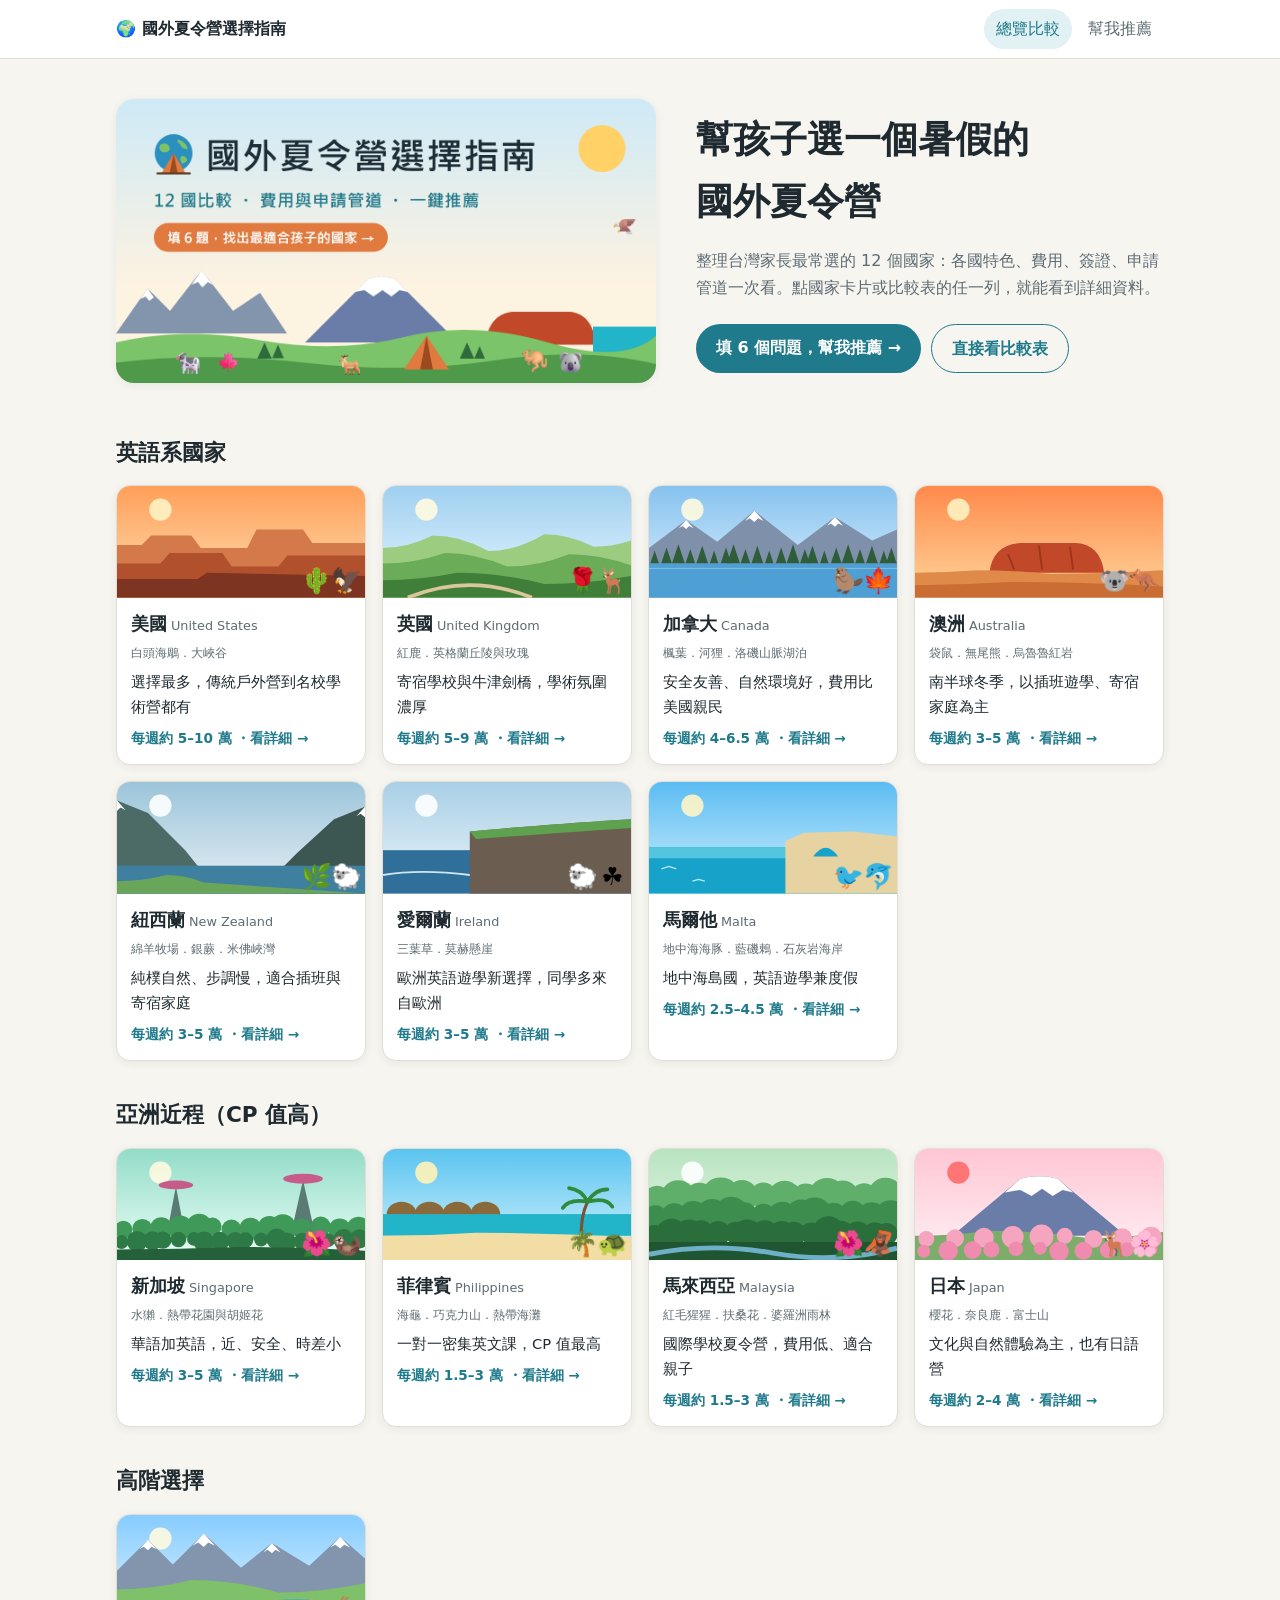
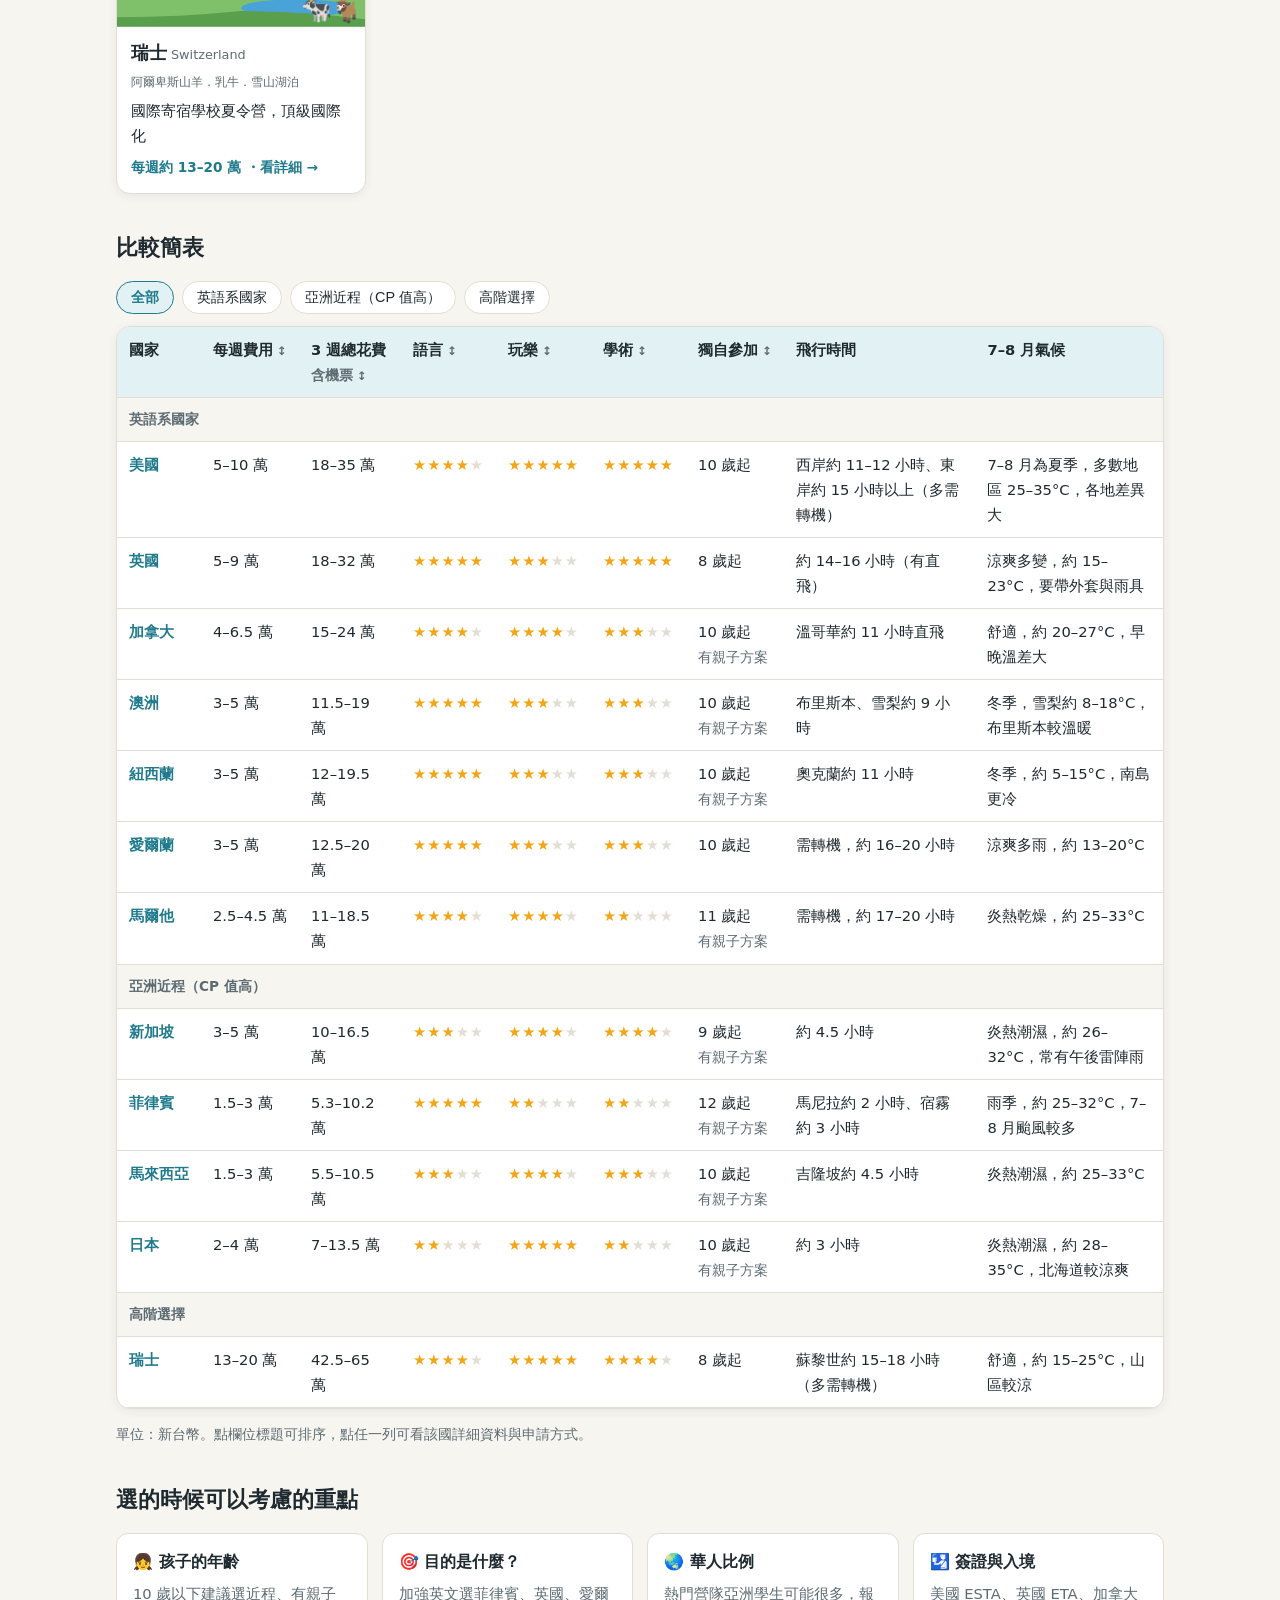
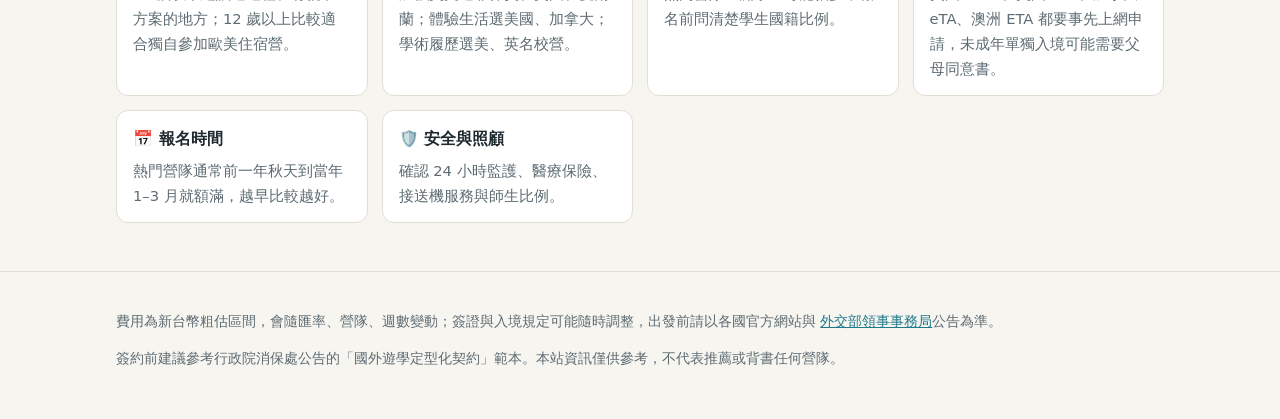
<file: index.html>
<!doctype html>
<html lang="zh-Hant-TW">
<head>
  <meta charset="utf-8">
  <meta name="viewport" content="width=device-width, initial-scale=1">
  <title>國外夏令營選擇指南</title>
  <meta name="description" content="比較美國、英國、加拿大、澳洲、紐西蘭、愛爾蘭、馬爾他、新加坡、菲律賓、馬來西亞、日本、瑞士的兒童夏令營。">
  <meta property="og:type" content="website">
  <meta property="og:title" content="國外夏令營選擇指南">
  <meta property="og:description" content="比較美、英、加、澳、紐、日、新加坡等 12 國兒童夏令營的費用、簽證與申請管道，填 6 題就能找出最適合孩子的國家。">
  <meta property="og:url" content="https://cabbage765.github.io/summer-camp-guide/">
  <meta property="og:image" content="https://cabbage765.github.io/summer-camp-guide/og-image.png">
  <meta property="og:image:width" content="1200">
  <meta property="og:image:height" content="630">
  <meta property="og:image:alt" content="國外夏令營選擇指南：12 國比較、費用與申請管道、一鍵推薦">
  <meta property="og:locale" content="zh_TW">
  <meta name="twitter:card" content="summary_large_image">
  <link rel="icon" type="image/svg+xml" href="favicon.svg">
  <link rel="stylesheet" href="css/style.css?v=4">
</head>
<body>
  <header id="site-header"></header>

  <main class="wrap">
    <div class="hero">
      <a class="banner" href="recommend.html">
        <img src="og-image.png" width="1200" height="630" alt="國外夏令營選擇指南：12 國比較、費用與申請管道、一鍵推薦。填 6 題，找出最適合孩子的國家">
      </a>
      <h1>幫孩子選一個暑假的<span class="nowrap">國外夏令營</span></h1>
      <p>整理台灣家長最常選的 12 個國家：各國特色、費用、簽證、申請管道一次看。點國家卡片或比較表的任一列，就能看到詳細資料。</p>
      <div class="actions">
        <a class="btn" href="recommend.html">填 6 個問題，幫我推薦 →</a>
        <a class="btn ghost" href="#compare">直接看比較表</a>
      </div>
    </div>

    <div id="groups"></div>

    <section id="compare">
      <h2>比較簡表</h2>
      <div class="filters" id="filters"></div>
      <div class="table-scroll">
        <table>
          <thead>
            <tr>
              <th>國家</th>
              <th><button data-sort="weekly">每週費用</button></th>
              <th><button data-sort="total">3 週總花費<br><span class="note">含機票</span></button></th>
              <th><button data-sort="language">語言</button></th>
              <th><button data-sort="fun">玩樂</button></th>
              <th><button data-sort="academic">學術</button></th>
              <th><button data-sort="soloAge">獨自參加</button></th>
              <th>飛行時間</th>
              <th>7–8 月氣候</th>
            </tr>
          </thead>
          <tbody id="table-body"></tbody>
        </table>
      </div>
      <p class="note">單位：新台幣。點欄位標題可排序，點任一列可看該國詳細資料與申請方式。</p>
    </section>

    <section>
      <h2>選的時候可以考慮的重點</h2>
      <div class="tips-grid">
        <div class="tip"><h4>👧 孩子的年齡</h4><p>10 歲以下建議選近程、有親子方案的地方；12 歲以上比較適合獨自參加歐美住宿營。</p></div>
        <div class="tip"><h4>🎯 目的是什麼？</h4><p>加強英文選菲律賓、英國、愛爾蘭；體驗生活選美國、加拿大；學術履歷選美、英名校營。</p></div>
        <div class="tip"><h4>🌏 華人比例</h4><p>熱門營隊亞洲學生可能很多，報名前問清楚學生國籍比例。</p></div>
        <div class="tip"><h4>🛂 簽證與入境</h4><p>美國 ESTA、英國 ETA、加拿大 eTA、澳洲 ETA 都要事先上網申請，未成年單獨入境可能需要父母同意書。</p></div>
        <div class="tip"><h4>📅 報名時間</h4><p>熱門營隊通常前一年秋天到當年 1–3 月就額滿，越早比較越好。</p></div>
        <div class="tip"><h4>🛡️ 安全與照顧</h4><p>確認 24 小時監護、醫療保險、接送機服務與師生比例。</p></div>
      </div>
    </section>
  </main>

  <footer id="site-footer"></footer>

  <script src="js/data.js?v=2"></script>
  <script src="js/common.js?v=2"></script>
  <script>
    renderChrome("index.html");

    // 國家卡片，依區域分組
    document.getElementById("groups").innerHTML = Object.entries(GROUPS).map(([key, label]) => `
      <section>
        <h2>${label}</h2>
        <div class="grid">
          ${COUNTRIES.filter(c => c.group === key).map(c => `
            <a class="card" href="country.html?id=${c.id}">
              ${sceneSVG(c)}
              <div class="body">
                <h3>${c.name}<span class="en">${c.en}</span></h3>
                <div class="caption">${c.nature.caption}</div>
                <p>${c.tagline}</p>
                <div class="more">每週約 ${money(c.weekly)} ・看詳細 →</div>
              </div>
            </a>`).join("")}
        </div>
      </section>`).join("");

    // 比較表：篩選與排序
    let filter = "all", sortKey = null, sortDir = 1;
    const sorters = {
      weekly: c => c.weekly[0],
      total: c => totalRange(c, 3)[0],
      language: c => -c.scores.language,
      fun: c => -c.scores.fun,
      academic: c => -c.scores.academic,
      soloAge: c => c.soloAge
    };

    document.getElementById("filters").innerHTML =
      [["all", "全部"], ...Object.entries(GROUPS)].map(([k, l]) =>
        `<button class="chip ${k === filter ? "on" : ""}" data-filter="${k}">${l}</button>`).join("");

    function row(c) {
      return `<tr data-id="${c.id}">
        <td class="name"><a href="country.html?id=${c.id}">${c.name}</a></td>
        <td>${money(c.weekly)}</td>
        <td>${money(totalRange(c, 3))}</td>
        <td class="stars">${stars(c.scores.language)}</td>
        <td class="stars">${stars(c.scores.fun)}</td>
        <td class="stars">${stars(c.scores.academic)}</td>
        <td>${c.soloAge} 歲起${c.parentFriendly ? "<br><span class='note'>有親子方案</span>" : ""}</td>
        <td>${c.flightTime}</td>
        <td>${c.climate}</td>
      </tr>`;
    }

    function renderTable() {
      const list = COUNTRIES.filter(c => filter === "all" || c.group === filter);
      let html;
      if (sortKey) {
        html = [...list].sort((a, b) => (sorters[sortKey](a) - sorters[sortKey](b)) * sortDir).map(row).join("");
      } else {
        html = Object.entries(GROUPS)
          .filter(([k]) => filter === "all" || k === filter)
          .map(([k, label]) => `<tr class="group-row"><td colspan="9">${label}</td></tr>` +
            list.filter(c => c.group === k).map(row).join("")).join("");
      }
      document.getElementById("table-body").innerHTML = html;
    }

    document.getElementById("filters").addEventListener("click", e => {
      const b = e.target.closest("[data-filter]");
      if (!b) return;
      filter = b.dataset.filter;
      document.querySelectorAll(".chip").forEach(x => x.classList.toggle("on", x === b));
      renderTable();
    });
    document.querySelectorAll("th button").forEach(b => b.addEventListener("click", () => {
      sortDir = sortKey === b.dataset.sort ? -sortDir : 1;
      sortKey = b.dataset.sort;
      renderTable();
    }));
    document.getElementById("table-body").addEventListener("click", e => {
      const tr = e.target.closest("tr[data-id]");
      if (tr && !e.target.closest("a")) location.href = `country.html?id=${tr.dataset.id}`;
    });
    renderTable();
  </script>
</body>
</html>
</file>
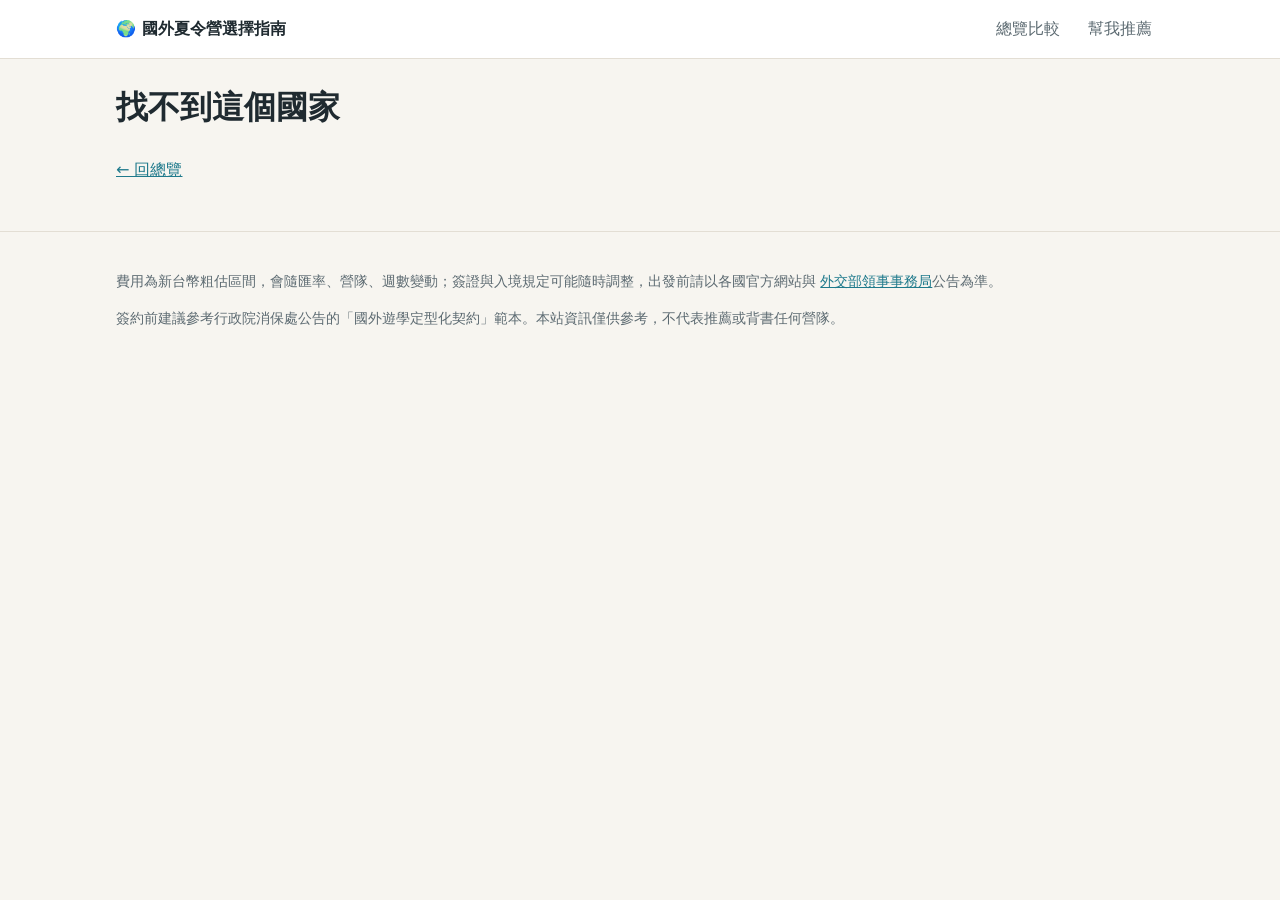
<file: country.html>
<!doctype html>
<html lang="zh-Hant-TW">
<head>
  <meta charset="utf-8">
  <meta name="viewport" content="width=device-width, initial-scale=1">
  <title>國家詳細資料｜國外夏令營選擇指南</title>
  <meta property="og:type" content="website">
  <meta property="og:title" content="各國夏令營詳細資料｜國外夏令營選擇指南">
  <meta property="og:description" content="各國夏令營的特色、費用、簽證與申請管道。">
  <meta property="og:image" content="https://cabbage765.github.io/summer-camp-guide/og-image.png">
  <meta property="og:image:width" content="1200">
  <meta property="og:image:height" content="630">
  <meta property="og:image:alt" content="國外夏令營選擇指南：12 國比較、費用與申請管道、一鍵推薦">
  <meta property="og:locale" content="zh_TW">
  <meta name="twitter:card" content="summary_large_image">
  <link rel="icon" type="image/svg+xml" href="favicon.svg">
  <link rel="stylesheet" href="css/style.css?v=4">
</head>
<body>
  <header id="site-header"></header>
  <main id="content"></main>
  <footer id="site-footer"></footer>

  <script src="js/data.js?v=2"></script>
  <script src="js/common.js?v=2"></script>
  <script>
    renderChrome("");
    const id = new URLSearchParams(location.search).get("id");
    const c = COUNTRIES.find(x => x.id === id);
    const main = document.getElementById("content");

    if (!c) {
      main.innerHTML = `<div class="wrap"><h1>找不到這個國家</h1><p><a href="index.html">← 回總覽</a></p></div>`;
    } else {
      document.title = `${c.name}夏令營｜國外夏令營選擇指南`;
      const idx = COUNTRIES.indexOf(c);
      const prev = COUNTRIES[(idx - 1 + COUNTRIES.length) % COUNTRIES.length];
      const next = COUNTRIES[(idx + 1) % COUNTRIES.length];

      main.innerHTML = `
        <div class="wrap">
          <a class="back" href="index.html#compare">← 回比較表</a>
          <div class="detail-hero">
            ${sceneSVG(c, { big: true, key: "hero" })}
            <div class="overlay">
              <h1>${c.name} <small style="font-weight:400;font-size:.55em">${c.en}</small></h1>
              <p>${c.tagline}</p>
              <p style="font-size:.85rem">代表風景與動植物：${c.nature.caption}</p>
            </div>
          </div>

          <div class="facts">
            <div class="fact"><div class="k">每週費用（不含機票）</div><div class="v">${money(c.weekly)}</div></div>
            <div class="fact"><div class="k">台灣來回機票</div><div class="v">${money(c.flight)}</div></div>
            <div class="fact"><div class="k">2 週總花費</div><div class="v">${money(totalRange(c, 2))}</div></div>
            <div class="fact"><div class="k">4 週總花費</div><div class="v">${money(totalRange(c, 4))}</div></div>
            <div class="fact"><div class="k">飛行時間</div><div class="v">${c.flightTime}</div></div>
            <div class="fact"><div class="k">時差</div><div class="v">${c.timeDiff}</div></div>
            <div class="fact"><div class="k">7–8 月氣候</div><div class="v">${c.climate}</div></div>
            <div class="fact"><div class="k">建議獨自參加年齡</div><div class="v">${c.soloAge} 歲以上${c.parentFriendly ? "（也有親子方案）" : ""}</div></div>
          </div>

          <h2>特色</h2>
          <div class="two-col">
            <div class="panel">
              <p style="margin-top:0">${c.features}</p>
              <p><strong>適合：</strong>${c.suitFor}</p>
              <p style="margin-bottom:0"><strong>同學組成：</strong>${c.asianRatio}</p>
            </div>
            <div class="panel">
              <h3>常見營隊類型</h3>
              <ul>${c.campTypes.map(t => `<li>${t}</li>`).join("")}</ul>
              <h3 style="margin-top:14px">各面向評分</h3>
              <div class="score-row"><span>語言學習</span><span class="stars">${stars(c.scores.language)}</span></div>
              <div class="score-row"><span>玩樂體驗</span><span class="stars">${stars(c.scores.fun)}</span></div>
              <div class="score-row"><span>學術深度</span><span class="stars">${stars(c.scores.academic)}</span></div>
            </div>
          </div>

          <h2>申請管道</h2>
          <div class="panel">
            ${c.channels.map(ch => `
              <div class="channel">
                <strong>${ch.url ? `<a href="${ch.url}" target="_blank" rel="noopener">${ch.name} ↗</a>` : ch.name}</strong>
                <p>${ch.desc}</p>
              </div>`).join("")}
          </div>

          <h2>申請方式與流程</h2>
          <div class="two-col">
            <div class="panel">
              <ol class="steps">
                <li><strong>出發前 6–10 個月：</strong>確定預算、週數與目的，列出 3–5 個候選營隊。</li>
                <li><strong>比較細節：</strong>問清楚學生國籍比例、師生比、住宿方式（宿舍／寄宿家庭）、是否 24 小時監護、費用包含哪些項目。</li>
                <li><strong>報名與付訂金：</strong>填寫申請表（部分學術營需成績單、推薦信或作文），保留退費條款。</li>
                <li><strong>辦理入境文件：</strong>${c.visa}</li>
                <li><strong>出發前 1–2 個月：</strong>訂機票、投保海外醫療與旅平險、準備父母同意書（英文）、確認接送機安排。</li>
              </ol>
            </div>
            <div class="panel">
              <h3>簽證與入境（台灣護照）</h3>
              <p>${c.visa}</p>
              <h3>小提醒</h3>
              <ul>${c.tips.map(t => `<li>${t}</li>`).join("")}</ul>
            </div>
          </div>

          <p style="display:flex;justify-content:space-between;gap:10px;flex-wrap:wrap;margin-top:28px">
            <a href="country.html?id=${prev.id}">← ${prev.name}</a>
            <a class="btn" href="recommend.html">不確定？讓我幫你推薦</a>
            <a href="country.html?id=${next.id}">${next.name} →</a>
          </p>
        </div>`;
    }
  </script>
</body>
</html>
</file>
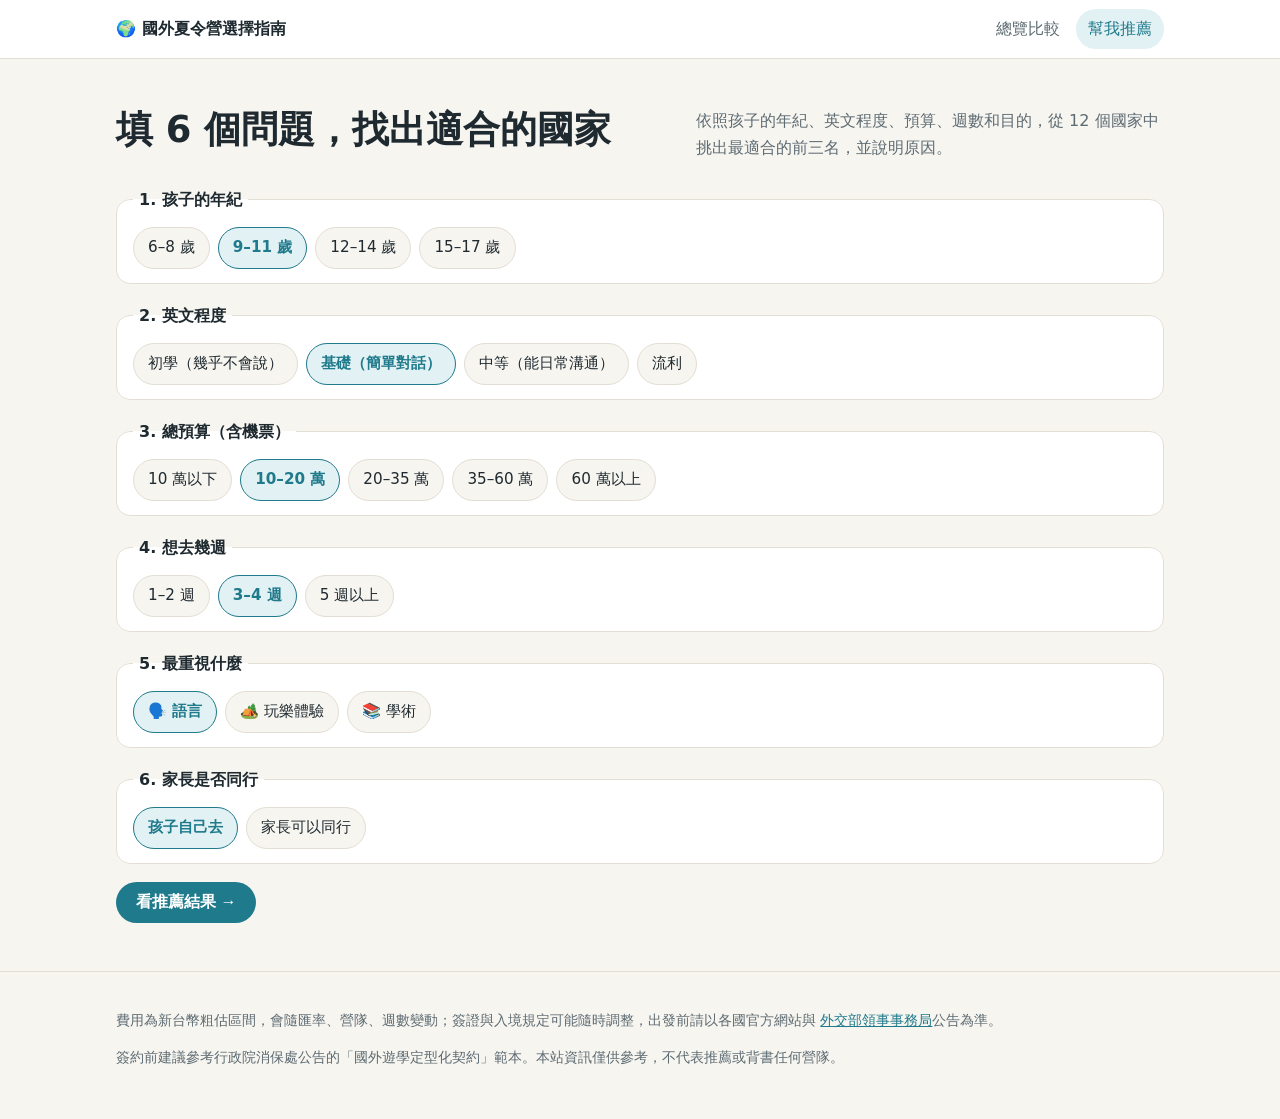
<file: recommend.html>
<!doctype html>
<html lang="zh-Hant-TW">
<head>
  <meta charset="utf-8">
  <meta name="viewport" content="width=device-width, initial-scale=1">
  <title>幫我推薦｜國外夏令營選擇指南</title>
  <meta property="og:type" content="website">
  <meta property="og:title" content="填 6 題，找出最適合孩子的夏令營國家">
  <meta property="og:description" content="依孩子年紀、英文程度、預算、週數與目的，從 12 國中推薦前三名並說明原因。">
  <meta property="og:url" content="https://cabbage765.github.io/summer-camp-guide/recommend.html">
  <meta property="og:image" content="https://cabbage765.github.io/summer-camp-guide/og-image.png">
  <meta property="og:image:width" content="1200">
  <meta property="og:image:height" content="630">
  <meta property="og:image:alt" content="國外夏令營選擇指南：12 國比較、費用與申請管道、一鍵推薦">
  <meta property="og:locale" content="zh_TW">
  <meta name="twitter:card" content="summary_large_image">
  <link rel="icon" type="image/svg+xml" href="favicon.svg">
  <link rel="stylesheet" href="css/style.css?v=4">
</head>
<body>
  <header id="site-header"></header>

  <main class="wrap">
    <div class="hero">
      <h1>填 6 個問題，找出適合的國家</h1>
      <p>依照孩子的年紀、英文程度、預算、週數和目的，從 12 個國家中挑出最適合的前三名，並說明原因。</p>
    </div>

    <form id="form" class="form">
      <fieldset>
        <legend>1. 孩子的年紀</legend>
        <div class="options" data-name="age"></div>
      </fieldset>
      <fieldset>
        <legend>2. 英文程度</legend>
        <div class="options" data-name="level"></div>
      </fieldset>
      <fieldset>
        <legend>3. 總預算（含機票）</legend>
        <div class="options" data-name="budget"></div>
      </fieldset>
      <fieldset>
        <legend>4. 想去幾週</legend>
        <div class="options" data-name="weeks"></div>
      </fieldset>
      <fieldset>
        <legend>5. 最重視什麼</legend>
        <div class="options" data-name="priority"></div>
      </fieldset>
      <fieldset>
        <legend>6. 家長是否同行</legend>
        <div class="options" data-name="companion"></div>
      </fieldset>
      <div><button class="btn" type="submit">看推薦結果 →</button></div>
    </form>

    <section id="result" hidden>
      <h2>推薦結果</h2>
      <p class="note" id="summary"></p>
      <div id="top"></div>
      <h3>其他國家的適合度</h3>
      <div class="filters" id="others"></div>
    </section>
  </main>

  <footer id="site-footer"></footer>

  <script src="js/data.js?v=2"></script>
  <script src="js/common.js?v=2"></script>
  <script>
    renderChrome("recommend.html");

    const QUESTIONS = {
      age: [["7", "6–8 歲"], ["10", "9–11 歲"], ["13", "12–14 歲"], ["16", "15–17 歲"]],
      level: LEVELS.map((l, i) => [String(i), ["初學（幾乎不會說）", "基礎（簡單對話）", "中等（能日常溝通）", "流利"][i]]),
      budget: [["10", "10 萬以下"], ["20", "10–20 萬"], ["35", "20–35 萬"], ["60", "35–60 萬"], ["999", "60 萬以上"]],
      weeks: [["2", "1–2 週"], ["3", "3–4 週"], ["5", "5 週以上"]],
      priority: [["language", "🗣️ 語言"], ["fun", "🏕️ 玩樂體驗"], ["academic", "📚 學術"]],
      companion: [["solo", "孩子自己去"], ["parent", "家長可以同行"]]
    };
    const DEFAULTS = { age: "10", level: "1", budget: "20", weeks: "3", priority: "language", companion: "solo" };
    const PRIORITY_LABEL = { language: "語言", fun: "玩樂體驗", academic: "學術" };

    document.querySelectorAll(".options").forEach(box => {
      const name = box.dataset.name;
      box.innerHTML = QUESTIONS[name].map(([v, label]) => `
        <label><input type="radio" name="${name}" value="${v}" ${DEFAULTS[name] === v ? "checked" : ""}><span>${label}</span></label>`).join("");
    });

    // 計算一個國家的適合度（0–100）與理由
    function evaluate(c, a) {
      let score = c.scores[a.priority] * 12;
      const pros = [], cons = [];
      const others = Object.keys(c.scores).filter(k => k !== a.priority);
      score += others.reduce((s, k) => s + c.scores[k], 0);

      if (c.scores[a.priority] >= 4) pros.push(`${PRIORITY_LABEL[a.priority]}表現突出（${c.scores[a.priority]}/5）`);
      if (c.scores[a.priority] <= 2) cons.push(`${PRIORITY_LABEL[a.priority]}不是這裡的強項`);

      // 預算：用每週與機票的中間值估算
      const [lo, hi] = totalRange(c, a.weeks);
      const mid = (lo + hi) / 2;
      if (hi <= a.budget) { score += 20; pros.push(`${a.weeks} 週估計 ${money([lo, hi])}，在預算內`); }
      else if (mid <= a.budget) { score += 12; pros.push(`${a.weeks} 週估計 ${money([lo, hi])}，大致在預算內`); }
      else if (lo <= a.budget) { score += 2; cons.push(`${a.weeks} 週估計 ${money([lo, hi])}，要選較便宜的營隊才在預算內`); }
      else { score -= 25; cons.push(`${a.weeks} 週估計 ${money([lo, hi])}，超出預算`); }

      // 年齡與陪同
      const far = c.flight[0] >= 2.5;
      if (a.companion === "solo") {
        if (a.age < c.soloAge) {
          score -= 25;
          cons.push(`建議 ${c.soloAge} 歲以上再獨自參加${c.parentFriendly ? "，可考慮親子方案" : ""}`);
        } else if (a.age >= 12 && far) {
          score += 4;
        }
      } else {
        if (c.parentFriendly) { score += 10; pros.push("有親子同行方案"); }
        else { score -= 10; cons.push("以孩子獨自參加的住宿營為主，親子方案較少"); }
      }
      if (a.age <= 8 && far) { score -= 8; cons.push("飛行時間長，對低年級孩子較辛苦"); }
      if (a.age <= 8 && !far) pros.push("飛行時間短、時差小，適合年紀小的孩子");

      // 英文程度
      if (a.level < c.minLevel) { score -= 8; cons.push("建議至少有基礎英文再參加"); }
      if (a.priority === "academic" && a.level < 2 && c.scores.academic >= 4 && c.group !== "asia") {
        score -= 8; cons.push("學術營多要求中等以上英文");
      }
      if (a.priority === "language" && a.level === 0 && c.id === "ph") { score += 6; pros.push("一對一課程很適合從零開始"); }
      if (a.priority === "academic" && a.age >= 15 && (c.id === "us" || c.id === "uk")) {
        score += 6; pros.push("名校學術營適合高中生，有助升學履歷");
      }
      if (a.weeks >= 5 && (c.id === "au" || c.id === "nz")) { score += 3; pros.push("長天數適合插班，融入當地學校"); }

      return { c, score: Math.max(0, Math.min(100, Math.round(score))), pros, cons, range: [lo, hi] };
    }

    document.getElementById("form").addEventListener("submit", e => {
      e.preventDefault();
      const fd = new FormData(e.target);
      const a = {
        age: +fd.get("age"), level: +fd.get("level"), budget: +fd.get("budget"),
        weeks: +fd.get("weeks"), priority: fd.get("priority"), companion: fd.get("companion")
      };
      const results = COUNTRIES.map(c => evaluate(c, a)).sort((x, y) => y.score - x.score);
      const label = (name, v) => QUESTIONS[name].find(o => o[0] === String(v))[1];

      document.getElementById("summary").textContent =
        `條件：${label("age", a.age)}、英文${LEVELS[a.level]}、預算${label("budget", a.budget)}、${label("weeks", a.weeks)}、重視${PRIORITY_LABEL[a.priority]}、${label("companion", a.companion)}`;

      document.getElementById("top").innerHTML = results.slice(0, 3).map((r, i) => `
        <div class="result-card">
          ${sceneSVG(r.c, { key: "r" + i, align: "xMaxYMax" })}
          <div class="body">
            <span class="match">適合度 ${r.score}</span>
            <h3><span class="rank">第 ${i + 1} 名</span>${r.c.name}</h3>
            <div class="note">${r.c.tagline}</div>
            <ul>
              ${r.pros.map(p => `<li>✅ ${p}</li>`).join("")}
              ${r.cons.map(p => `<li class="warn">⚠️ ${p}</li>`).join("")}
            </ul>
            <a href="country.html?id=${r.c.id}">看${r.c.name}的詳細資料與申請管道 →</a>
          </div>
        </div>`).join("");

      document.getElementById("others").innerHTML = results.slice(3).map(r =>
        `<a class="chip" href="country.html?id=${r.c.id}">${r.c.name}・${r.score}</a>`).join("");

      const box = document.getElementById("result");
      box.hidden = false;
      box.scrollIntoView({ behavior: "smooth" });
    });
  </script>
</body>
</html>
</file>
<file: css/style.css>
:root {
  --bg: #f7f5f0;
  --card: #ffffff;
  --text: #1f2a30;
  --muted: #5d6b72;
  --line: #e3ded4;
  --accent: #1f7a8c;
  --accent-soft: #e2f1f3;
  --warm: #e07a3f;
  --star: #f2a516;
  --shadow: 0 2px 10px rgba(30, 40, 50, .07);
}
@media (prefers-color-scheme: dark) {
  :root {
    --bg: #14191c;
    --card: #1d2428;
    --text: #e8ecee;
    --muted: #9fb0b8;
    --line: #2e383d;
    --accent: #5cc2d4;
    --accent-soft: #1d3a40;
    --warm: #f29a62;
    --shadow: 0 2px 10px rgba(0, 0, 0, .3);
  }
}

* { box-sizing: border-box; }
body {
  margin: 0;
  background: var(--bg);
  color: var(--text);
  font-family: "Noto Sans TC", "PingFang TC", "Microsoft JhengHei", system-ui, sans-serif;
  line-height: 1.7;
}
a { color: var(--accent); }
.wrap { max-width: 1080px; margin: 0 auto; padding: 0 16px; }

/* 頁首 */
#site-header { background: var(--card); border-bottom: 1px solid var(--line); position: sticky; top: 0; z-index: 10; }
.header-inner { display: flex; align-items: center; justify-content: space-between; gap: 12px; height: 58px; }
.brand { font-weight: 700; text-decoration: none; color: var(--text); white-space: nowrap; }
nav { display: flex; gap: 4px; }
nav a { text-decoration: none; color: var(--muted); padding: 6px 12px; border-radius: 999px; white-space: nowrap; }
nav a.active, nav a:hover { background: var(--accent-soft); color: var(--accent); }

/* 主視覺 */
.hero { padding: 40px 0 16px; }
.banner { display: block; margin-bottom: 24px; border-radius: 18px; overflow: hidden; box-shadow: var(--shadow); transition: transform .15s, box-shadow .15s; }
.banner:hover { transform: translateY(-2px); box-shadow: 0 6px 18px rgba(30, 40, 50, .14); }
.banner img { display: block; width: 100%; height: auto; }
@media (max-width: 720px) { .hero { padding-top: 16px; } .banner { border-radius: 12px; margin-bottom: 16px; } }
/* 桌機：Banner 縮小放左邊，標題與按鈕放右邊 */
@media (min-width: 900px) {
  .hero { display: grid; grid-template-columns: minmax(0, 540px) 1fr; column-gap: 40px; align-items: center; }
  .banner { grid-row: 1 / 4; margin-bottom: 0; }
  .hero h1 { align-self: end; }
  .hero .actions { align-self: start; }
}
.hero h1 { font-size: clamp(1.6rem, 4vw, 2.3rem); margin: 0 0 8px; }
.hero p { color: var(--muted); margin: 0; max-width: 720px; }
.btn {
  display: inline-block; background: var(--accent); color: #fff; text-decoration: none;
  padding: 10px 20px; border-radius: 999px; font-weight: 600; border: 0; cursor: pointer; font-size: 1rem;
}
@media (prefers-color-scheme: dark) { .btn { color: #0f1a1d; } }
.btn.ghost { background: transparent; color: var(--accent); border: 1.5px solid var(--accent); }
.hero .actions { margin-top: 18px; display: flex; gap: 10px; flex-wrap: wrap; }

h2 { font-size: 1.35rem; margin: 36px 0 14px; }
section { margin-bottom: 12px; }

/* 國家卡片 */
.grid { display: grid; grid-template-columns: repeat(auto-fill, minmax(240px, 1fr)); gap: 16px; }
.card {
  background: var(--card); border-radius: 14px; overflow: hidden; box-shadow: var(--shadow);
  text-decoration: none; color: inherit; display: flex; flex-direction: column;
  border: 1px solid var(--line); transition: transform .15s, box-shadow .15s;
}
.card:hover { transform: translateY(-3px); box-shadow: 0 6px 18px rgba(30, 40, 50, .14); }
.card .scene { display: block; width: 100%; aspect-ratio: 20 / 9; height: auto; }
.card .body { padding: 12px 14px 14px; }
.card h3 { margin: 0; font-size: 1.1rem; }
.card .en { color: var(--muted); font-size: .8rem; font-weight: 400; margin-left: 4px; }
.card .caption { font-size: .78rem; color: var(--muted); margin: 2px 0 6px; }
.card p { margin: 0; font-size: .92rem; }
.card .more { margin-top: 8px; font-size: .85rem; color: var(--accent); font-weight: 600; }

/* 比較表 */
.table-scroll { overflow-x: auto; background: var(--card); border-radius: 14px; border: 1px solid var(--line); box-shadow: var(--shadow); }
table { border-collapse: collapse; width: 100%; min-width: 860px; font-size: .92rem; }
th, td { padding: 10px 12px; text-align: left; border-bottom: 1px solid var(--line); vertical-align: top; }
th { background: var(--accent-soft); font-weight: 700; white-space: nowrap; position: sticky; top: 0; }
th button { all: unset; cursor: pointer; }
th button::after { content: " ↕"; color: var(--muted); font-size: .8em; }
tbody tr { cursor: pointer; }
tbody tr:hover { background: var(--accent-soft); }
td.name { white-space: nowrap; font-weight: 700; }
td.name a { text-decoration: none; }
.stars { color: var(--star); letter-spacing: 1px; white-space: nowrap; }
.dim { color: var(--line); }
.group-row td { background: var(--bg); font-weight: 700; color: var(--muted); cursor: default; font-size: .85rem; }
.filters { display: flex; gap: 8px; flex-wrap: wrap; margin-bottom: 12px; }
.chip {
  border: 1.5px solid var(--line); background: var(--card); color: var(--text);
  padding: 6px 14px; border-radius: 999px; cursor: pointer; font-size: .9rem;
}
.chip.on { border-color: var(--accent); background: var(--accent-soft); color: var(--accent); font-weight: 600; }
.note { color: var(--muted); font-size: .85rem; }

/* 選擇重點 */
.tips-grid { display: grid; grid-template-columns: repeat(auto-fill, minmax(230px, 1fr)); gap: 14px; }
.tip { background: var(--card); border: 1px solid var(--line); border-radius: 12px; padding: 14px 16px; }
.tip h4 { margin: 0 0 6px; }
.tip p { margin: 0; font-size: .92rem; color: var(--muted); }

/* 詳細頁 */
.detail-hero { position: relative; border-radius: 0 0 18px 18px; overflow: hidden; }
.detail-hero .scene { display: block; width: 100%; height: 260px; }
.detail-hero .overlay {
  position: absolute; left: 0; right: 0; bottom: 0; padding: 18px 20px;
  background: linear-gradient(transparent, rgba(0, 0, 0, .6)); color: #fff;
}
.detail-hero h1 { margin: 0; font-size: clamp(1.6rem, 5vw, 2.4rem); }
.detail-hero .overlay p { margin: 0; opacity: .95; }
.back { display: inline-block; margin: 16px 0 4px; text-decoration: none; }
.facts { display: grid; grid-template-columns: repeat(auto-fill, minmax(200px, 1fr)); gap: 12px; margin-top: 16px; }
.fact { background: var(--card); border: 1px solid var(--line); border-radius: 12px; padding: 12px 14px; }
.fact .k { font-size: .8rem; color: var(--muted); }
.fact .v { font-weight: 600; }
.panel { background: var(--card); border: 1px solid var(--line); border-radius: 14px; padding: 18px 20px; box-shadow: var(--shadow); }
.panel h3 { margin-top: 0; }
.panel ul { padding-left: 20px; margin: 0; }
.channel { border-left: 4px solid var(--accent); padding: 8px 14px; margin: 10px 0; background: var(--bg); border-radius: 0 10px 10px 0; }
.channel strong { display: block; }
.channel p { margin: 2px 0 0; font-size: .92rem; color: var(--muted); }
.steps { counter-reset: s; list-style: none; padding: 0 !important; }
.steps li { counter-increment: s; position: relative; padding: 4px 0 10px 40px; }
.steps li::before {
  content: counter(s); position: absolute; left: 0; top: 4px; width: 28px; height: 28px; border-radius: 50%;
  background: var(--accent); color: #fff; display: grid; place-items: center; font-weight: 700; font-size: .9rem;
}
.two-col { display: grid; grid-template-columns: 1fr 1fr; gap: 16px; }
@media (max-width: 720px) { .two-col { grid-template-columns: 1fr; } }
.score-row { display: flex; justify-content: space-between; padding: 4px 0; border-bottom: 1px dashed var(--line); }

/* 推薦頁 */
.form { display: grid; gap: 18px; }
fieldset { border: 1px solid var(--line); border-radius: 14px; padding: 14px 16px; background: var(--card); margin: 0; }
legend { font-weight: 700; padding: 0 6px; }
.options { display: flex; flex-wrap: wrap; gap: 8px; }
.options label { position: relative; }
.options input { position: absolute; opacity: 0; pointer-events: none; }
.options span {
  display: inline-block; border: 1.5px solid var(--line); border-radius: 999px; padding: 7px 14px;
  cursor: pointer; font-size: .95rem; background: var(--bg); user-select: none;
}
.options input:checked + span { border-color: var(--accent); background: var(--accent-soft); color: var(--accent); font-weight: 600; }
.options input:focus-visible + span { outline: 2px solid var(--accent); outline-offset: 2px; }
.result-card { display: grid; grid-template-columns: 260px 1fr; gap: 0; background: var(--card); border: 1px solid var(--line); border-radius: 14px; overflow: hidden; box-shadow: var(--shadow); margin-bottom: 16px; }
.result-card .scene { width: 100%; height: 100%; min-height: 160px; display: block; }
.result-card .body { padding: 14px 18px; }
.result-card h3 { margin: 0 0 4px; }
.result-card ul { margin: 6px 0; padding-left: 20px; font-size: .93rem; }
.rank { display: inline-block; background: var(--warm); color: #fff; border-radius: 999px; padding: 1px 10px; font-size: .8rem; margin-right: 6px; vertical-align: middle; }
.match { float: right; font-weight: 700; color: var(--accent); }
.warn { color: var(--warm); }
@media (max-width: 720px) {
  .result-card { grid-template-columns: 1fr; }
  .result-card .scene { aspect-ratio: 20 / 9; min-height: 0; }
  .header-inner { height: auto; padding-top: 8px; padding-bottom: 8px; flex-wrap: wrap; }
}

#site-footer { margin-top: 48px; padding: 24px 0 36px; border-top: 1px solid var(--line); color: var(--muted); font-size: .85rem; }
.nowrap { white-space: nowrap; }
</file>
